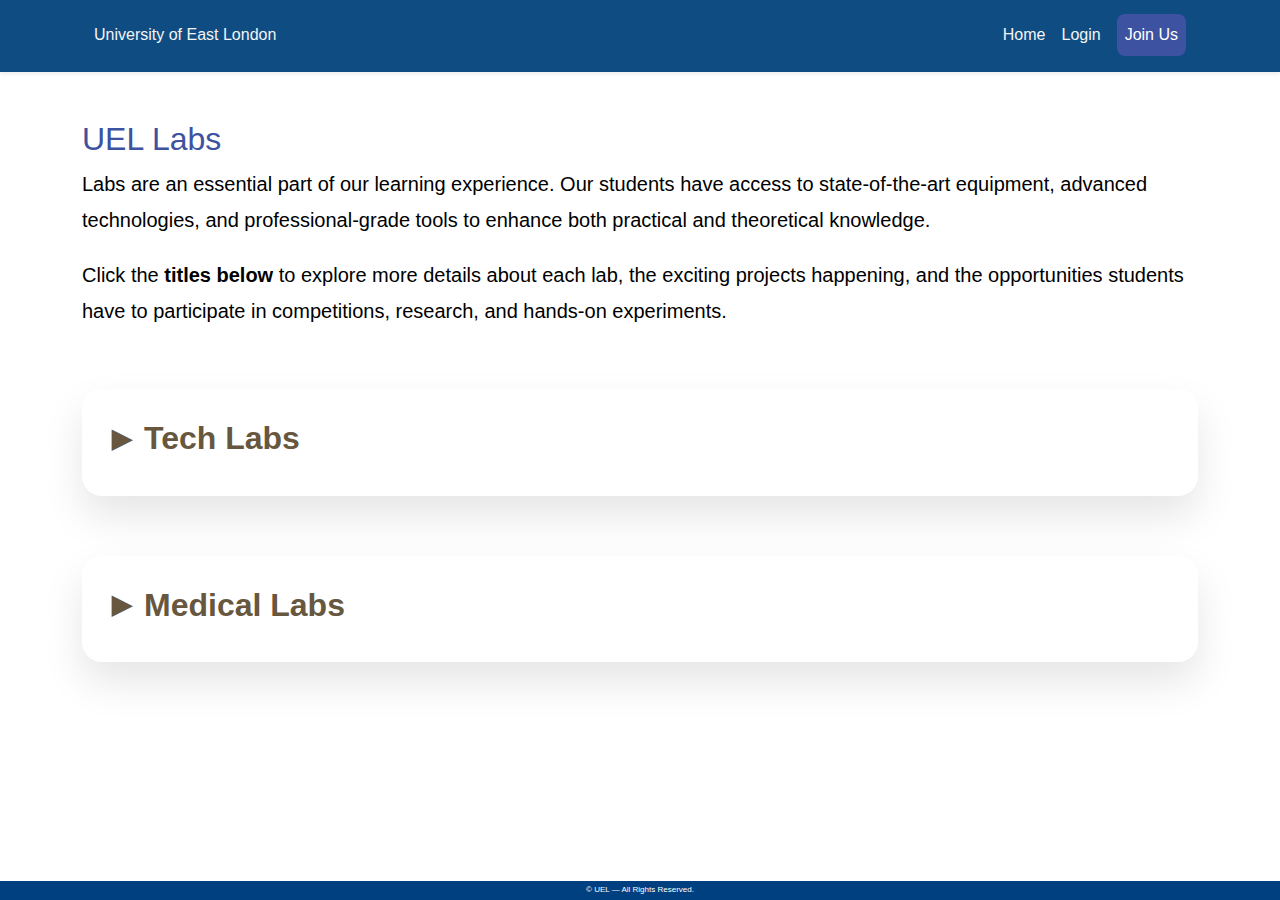
<file: prototype/lab.html>
<!DOCTYPE html>
<html lang="en">

<head>
    <meta charset="UTF-8">
    <meta name="viewport" content="width=device-width, initial-scale=1.0">
    <title>UEL Labs</title>
    <link rel="stylesheet" href="https://cdn.jsdelivr.net/npm/bootstrap@5.3.2/dist/css/bootstrap.min.css">
    <link rel="stylesheet" href="css/styles.css">
    <link rel="stylesheet" href="css/layout.css">
</head>

<body>

    <!-- Navbar -->
    <header>
        <nav class="navbar navbar-expand-sm navbar-dark shadow-sm py-3" style="background: var(--blue-dark);">
            <div class="container px-3 px-md-4">
                <a class="brand-title" href="/prototype/index.html">University of East London</a>

                <!-- Toggler for mobile -->
                <button class="navbar-toggler" type="button" data-bs-toggle="collapse" data-bs-target="#uelNavbar"
                    aria-controls="uelNavbar" aria-expanded="false" aria-label="Toggle navigation">
                    <span class="navbar-toggler-icon"></span>
                </button>

                <div class="collapse navbar-collapse" id="uelNavbar">
                    <ul class="navbar-nav ms-auto mb-2 mb-lg-0">
                        <li class="nav-item">
                            <a class="nav-link fw-normal" href="index.html">Home</a>
                        </li>
                        <li class="nav-item">
                            <a class="nav-link fw-normal" href="php/login.php">Login</a>
                        </li>
                        <li class="nav-item">
                            <a class="nav-link btn accent-btn text-white fw-normal ms-2" href="php/register.php">Join
                                Us</a>
                        </li>
                    </ul>
                </div>

            </div>
        </nav>
    </header>

    <!-- Intro -->
    <section class="container mt-5 intro-text">
        <h2>UEL Labs</h2>
        <p style="color: black;">Labs are an essential part of our learning experience. Our students have access to
            state-of-the-art equipment, advanced technologies, and professional-grade tools to enhance both practical
            and theoretical knowledge.</p>
        <p style="color: black;">Click the <b style="color: black;">titles below</b> to explore more details about each
            lab, the exciting projects happening, and the opportunities students have to participate in competitions,
            research, and hands-on experiments.</p>
    </section>

    <!-- Tech Labs -->
    <section class="container">
        <div class="click-box">
            <h2 class="click-title" onclick="toggleContent('tech-labs','arrow-tech')">
                <span id="arrow-tech" class="arrow">▶</span> Tech Labs
            </h2>
            <div id="tech-labs" class="hidden-content">
                <table class="labs-table">
                    <tbody>
                        <tr>
                            <td>
                                <h3>Computer Lab</h3>
                                <p>Equipped with high-performance PCs, software development tools,
                                    and coding environments for students to experiment and learn programming and
                                    cybersecurity techniques.</p>
                                <p><i>Students can also participate in hackathons and coding
                                        competitions here, enhancing both practical skills and teamwork.</i></p>
                            </td>
                            <td style="text-align: center;"><img src="pictures/computer_lab.jpg" alt="Computer Lab">
                            </td>
                        </tr>
                        <tr>
                            <td style="text-align: center;"><img src="pictures/ai_lab.jpg" alt="Research & AI Lab"></td>
                            <td>
                                <h3>Research & AI Lab</h3>
                                <p>Designed for innovation, this lab provides AI platforms,
                                    robotics kits, and molecular modeling tools for cutting-edge research projects
                                    across multiple disciplines.</p>
                                <p><i>It also hosts workshops on AI ethics, machine learning, and data
                                        analytics, giving students a competitive edge.</i></p>
                            </td>
                        </tr>
                    </tbody>
                </table>
            </div>
        </div>

        <!-- Medical Labs -->
        <div class="click-box mt-4">
            <h2 class="click-title" onclick="toggleContent('medical-labs', 'arrow-med')">
                <span id="arrow-med" class="arrow">▶</span> Medical Labs
            </h2>
            <div id="medical-labs" class="hidden-content">
                <table class="labs-table">
                    <tbody>
                        <tr>
                            <td>
                                <h3>Medical Simulation Lab</h3>
                                <p>Offers a realistic environment for medical training, including
                                    diagnostic tools, patient simulators, and medical imaging equipment to practice
                                    procedures safely.</p>
                                <p><i>Students can practice emergency response scenarios and improve
                                        their clinical decision-making skills under supervision.</i></p>
                            </td>
                            <td style="text-align: center;"><img src="pictures/medical_labs.jpg" alt="Medical Lab"></td>
                        </tr>
                        <tr>
                            <td style="text-align: center;"><img src="pictures/diagnostic_lab.jpg" alt="Clinical Lab">
                            </td>
                            <td>
                                <h3>Clinical & Diagnostic Lab</h3>
                                <p>Equipped for blood analysis, pathology testing, and
                                    microbiology studies, enabling students to gain hands-on experience with modern
                                    laboratory techniques.</p>
                                <p><i>It also supports student research projects and case studies,
                                        fostering a deeper understanding of medical diagnostics.</i></p>
                            </td>
                        </tr>
                    </tbody>
                </table>
            </div>
        </div>
    </section>

    <!-- Footer -->
    <footer>
        &copy; UEL — All Rights Reserved.
    </footer>

    <script src="js/main.js"></script>
    <script src="https://cdn.jsdelivr.net/npm/bootstrap@5.3.2/dist/js/bootstrap.bundle.min.js"></script>
</body>

</html>
</file>
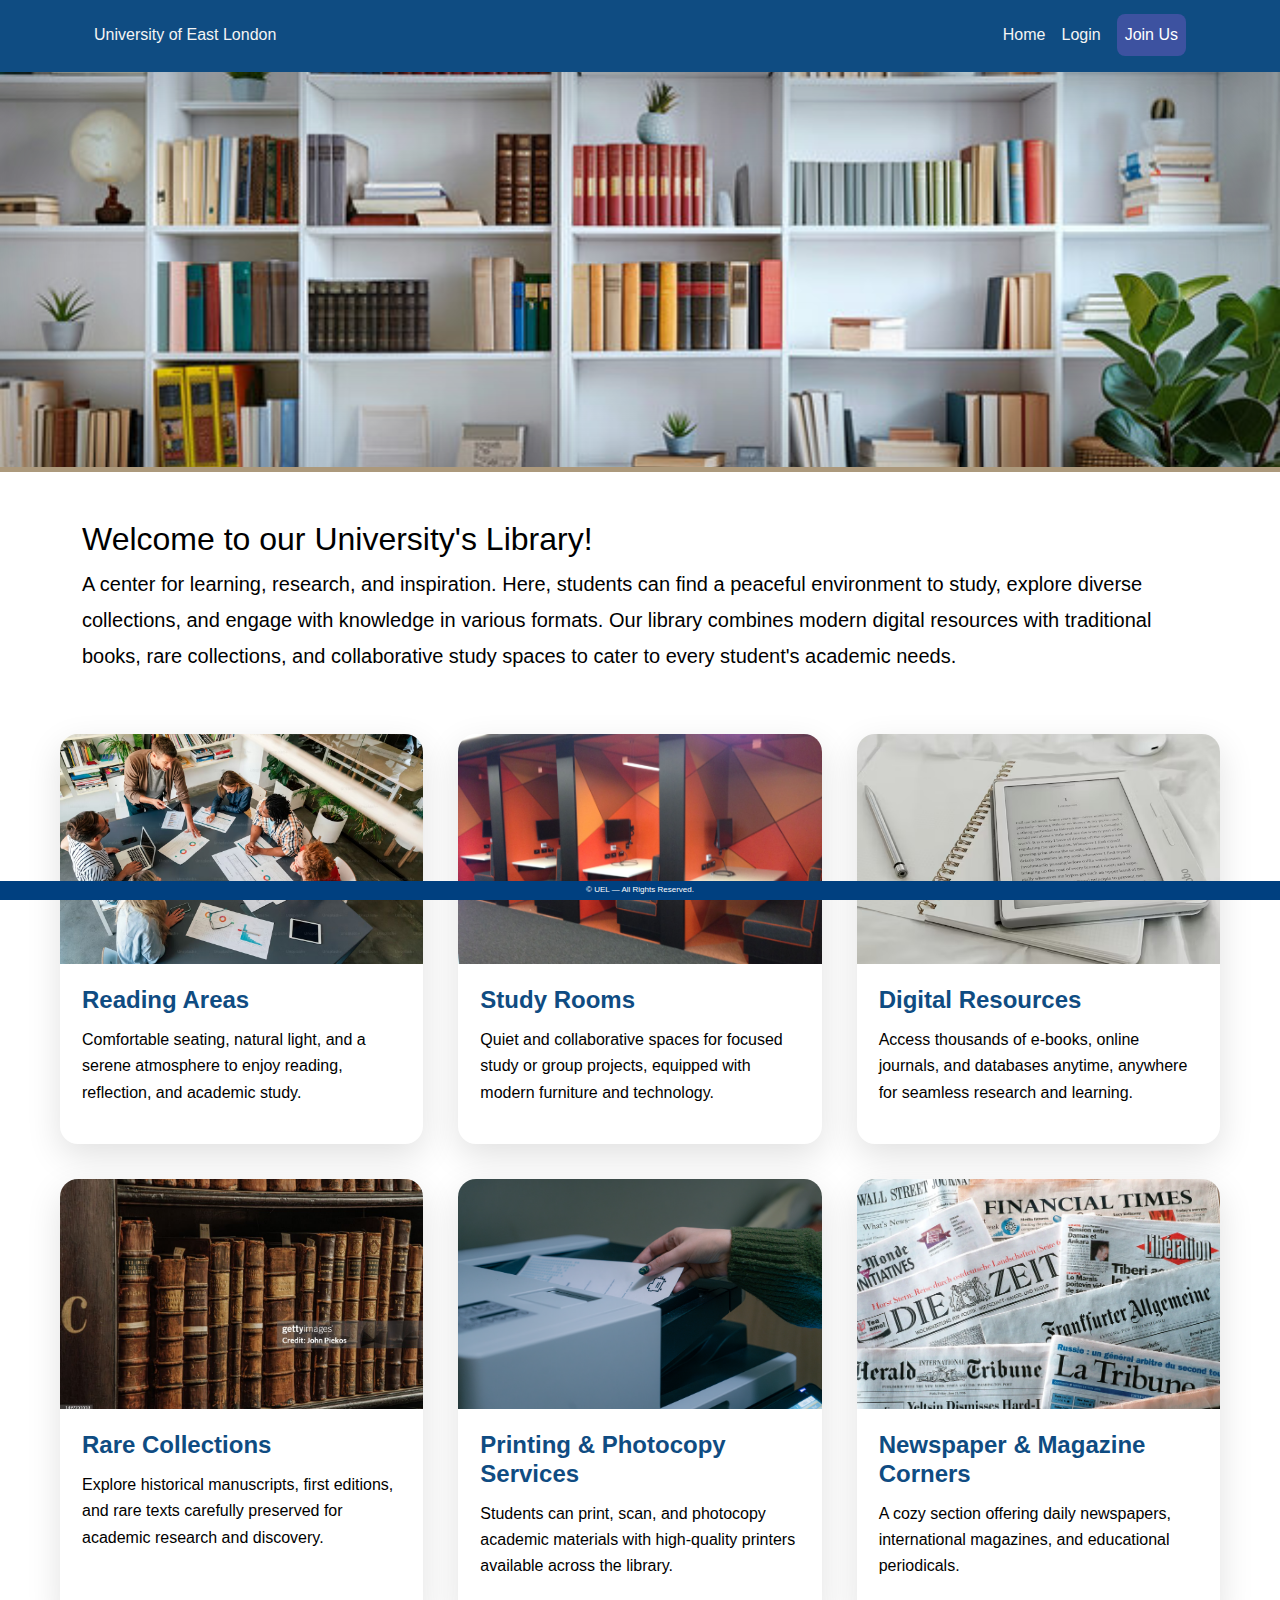
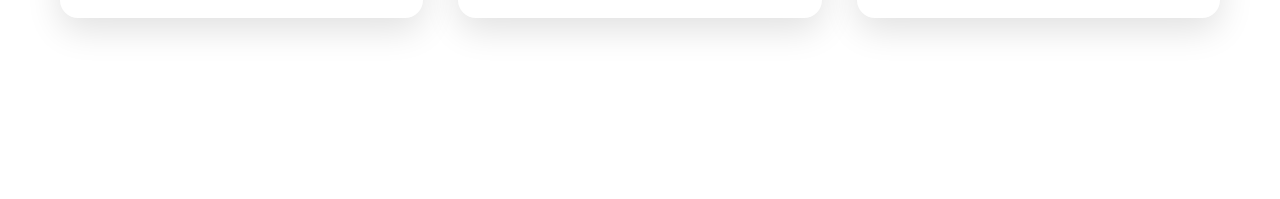
<file: prototype/library.html>
<!DOCTYPE html>

<html lang="en">

<head>
    <meta charset="UTF-8">
    <meta name="viewport" content="width=device-width, initial-scale=1.0">
    <title>UEL Library</title>
    <link rel="stylesheet" href="https://cdn.jsdelivr.net/npm/bootstrap@5.3.2/dist/css/bootstrap.min.css">
    <link rel="stylesheet" href="css/styles.css">
    <link rel="stylesheet" href="css/layout.css">
</head>

<body>

    <!-- Navbar -->
    <header>
        <nav class="navbar navbar-expand-sm navbar-dark shadow-sm py-3" style="background: var(--blue-dark);">
            <div class="container px-3 px-md-4">
                <a class="brand-title" href="/prototype/index.html">University of East London</a>

                <!-- Toggler for mobile -->
                <button class="navbar-toggler" type="button" data-bs-toggle="collapse" data-bs-target="#uelNavbar"
                    aria-controls="uelNavbar" aria-expanded="false" aria-label="Toggle navigation">
                    <span class="navbar-toggler-icon"></span>
                </button>

                <div class="collapse navbar-collapse" id="uelNavbar">
                    <ul class="navbar-nav ms-auto mb-2 mb-lg-0">

                        <li class="nav-item">
                            <a class="nav-link fw-normal" href="index.html">Home</a>
                        </li>
                        <li class="nav-item">
                            <a class="nav-link fw-normal" href="php/login.php">Login</a>
                        </li>
                        <li class="nav-item">
                            <a class="nav-link btn accent-btn text-white fw-normal ms-2" href="php/register.php">Join
                                Us</a>
                        </li>
                    </ul>
                </div>

            </div>
        </nav>
    </header>

    <!-- Hero Section -->
    <section class="hero"
        style="background-image: url('pictures/library_5.jpg'); background-size: cover; background-position: center; height: 400px; display: flex; align-items: center; justify-content: center; color: #fff;">
        <h1 style="font-size: 3rem; text-shadow: 2px 2px 5px rgb(0, 0, 0); color:  #ffffff;;">Explore Our Library</h1>
    </section>

    <!-- Intro -->
    <section class="container mt-5 intro-text" style="color: black;">
        <h2>Welcome to our University's Library!</h2>
        <p>A center for learning, research, and inspiration. Here, students can find
            a peaceful environment to study, explore diverse collections, and engage with knowledge in various formats.
            Our library combines modern digital resources with traditional books, rare collections, and collaborative
            study spaces to cater to every student's academic needs.</p>
    </section>

    <!-- Reading Areas-->
    <section class="library-section">
        <div class="library-card">
            <img src="pictures/reading_area.jpg" alt="Reading Areas">
            <div class="card-body">
                <h3>Reading Areas</h3>
                <p>Comfortable seating, natural light, and a serene atmosphere to enjoy reading, reflection, and
                    academic study.</p>
            </div>
        </div>

        <!-- Study Rooms -->
        <div class="library-card">
            <img src="pictures/study_room.jpg" alt="Study Rooms">
            <div class="card-body">
                <h3>Study Rooms</h3>
                <p>Quiet and collaborative spaces for focused study or group projects, equipped with modern furniture
                    and technology.</p>
            </div>
        </div>

        <!-- Digital Resources -->
        <div class="library-card">
            <img src="pictures/ebooks.jpg" alt="Digital Resources">
            <div class="card-body">
                <h3>Digital Resources</h3>
                <p>Access thousands of e-books, online journals, and databases anytime, anywhere for seamless research
                    and learning.</p>
            </div>
        </div>

        <!-- Rare Collections -->
        <div class="library-card">
            <img src="pictures/book_4.jpg" alt="Rare Collections">
            <div class="card-body">
                <h3>Rare Collections</h3>
                <p>Explore historical manuscripts, first editions, and rare texts carefully preserved for academic
                    research and discovery.</p>
            </div>
        </div>

        <!-- Printing -->
        <div class="library-card">
            <img src="pictures/printing.png" alt="Printing">
            <div class="card-body">
                <h3>Printing & Photocopy Services</h3>
                <p>Students can print, scan, and photocopy academic materials with high-quality printers available
                    across the library.</p>
            </div>
        </div>

        <!-- Newspaper -->
        <div class="library-card">
            <img src="pictures/newspaper.jpg" alt="Newspaper">
            <div class="card-body">
                <h3>Newspaper & Magazine Corners</h3>
                <p>A cozy section offering daily newspapers, international magazines, and educational periodicals.</p>
            </div>
        </div>

    </section>

    <!-- Footer -->
    <footer>
        &copy; UEL — All Rights Reserved.
    </footer>

    <script src="https://cdn.jsdelivr.net/npm/bootstrap@5.3.2/dist/js/bootstrap.bundle.min.js"></script>
</body>

</html>
</file>
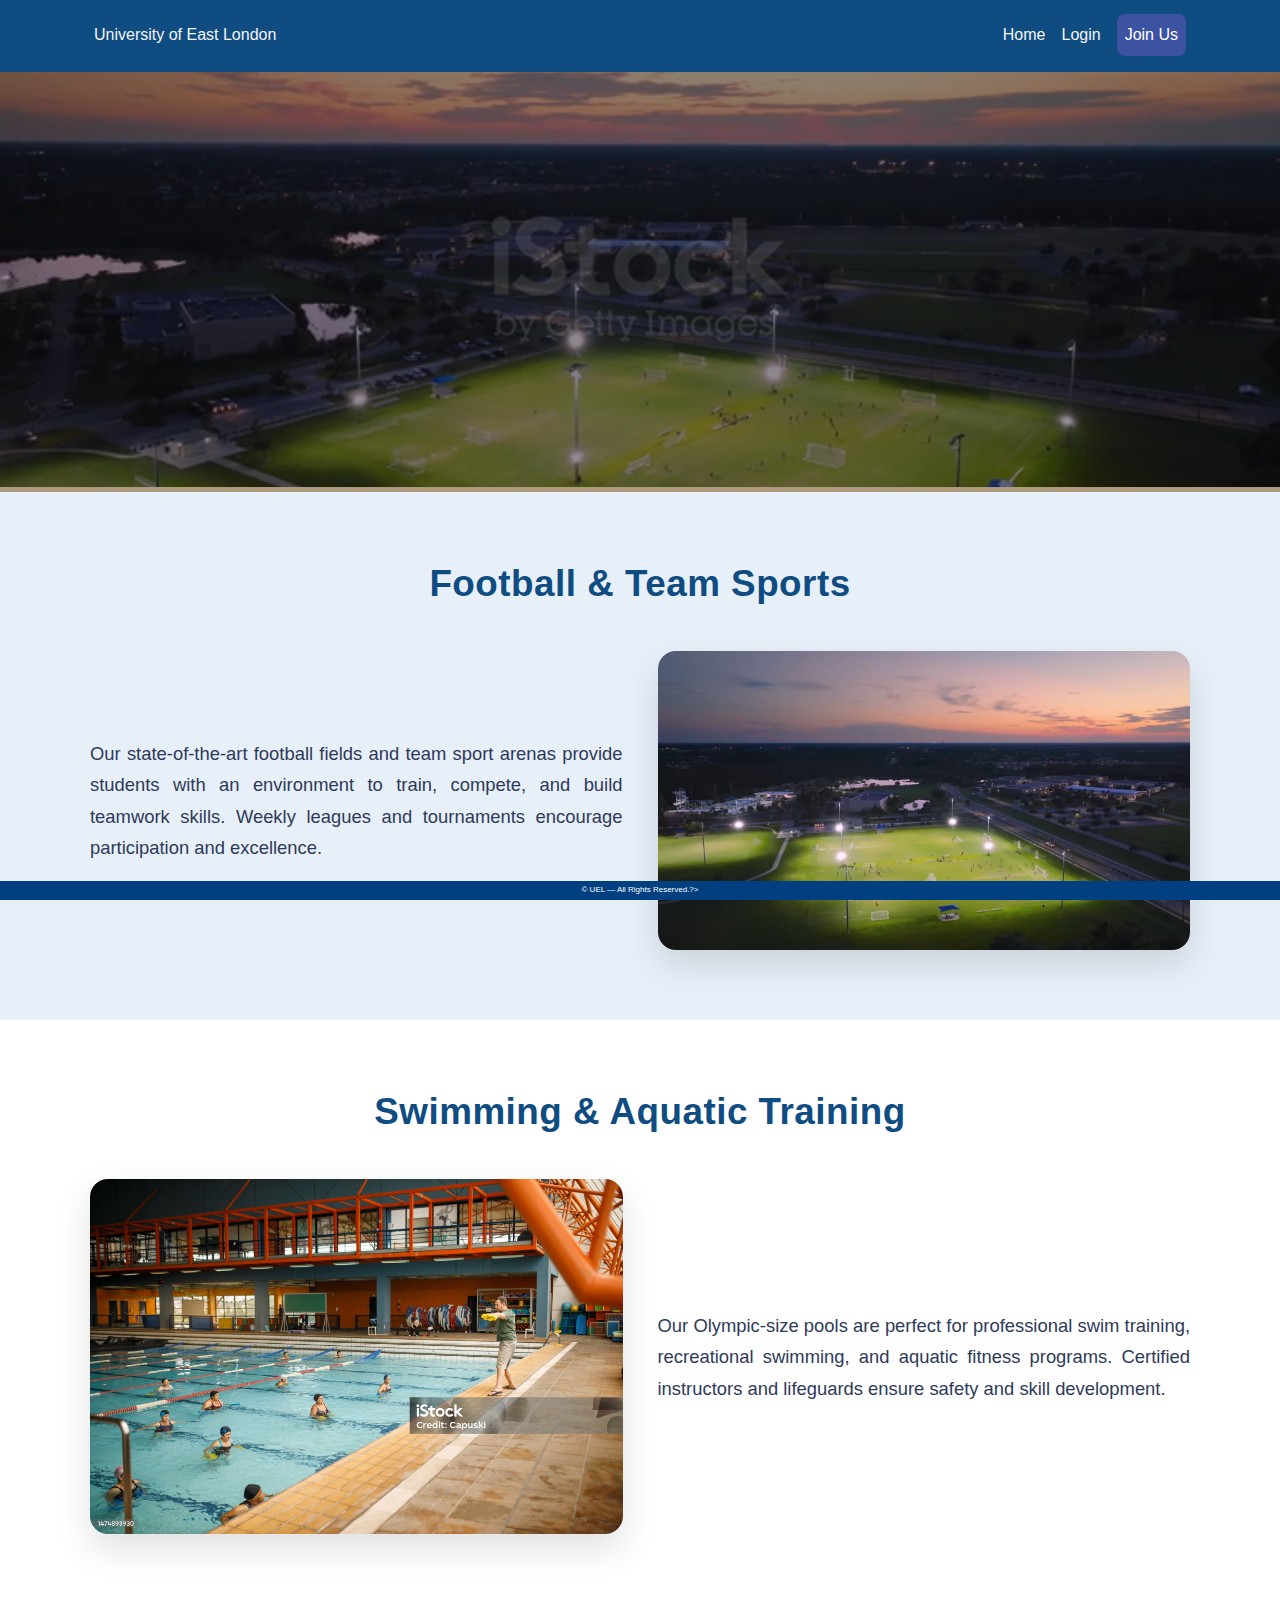
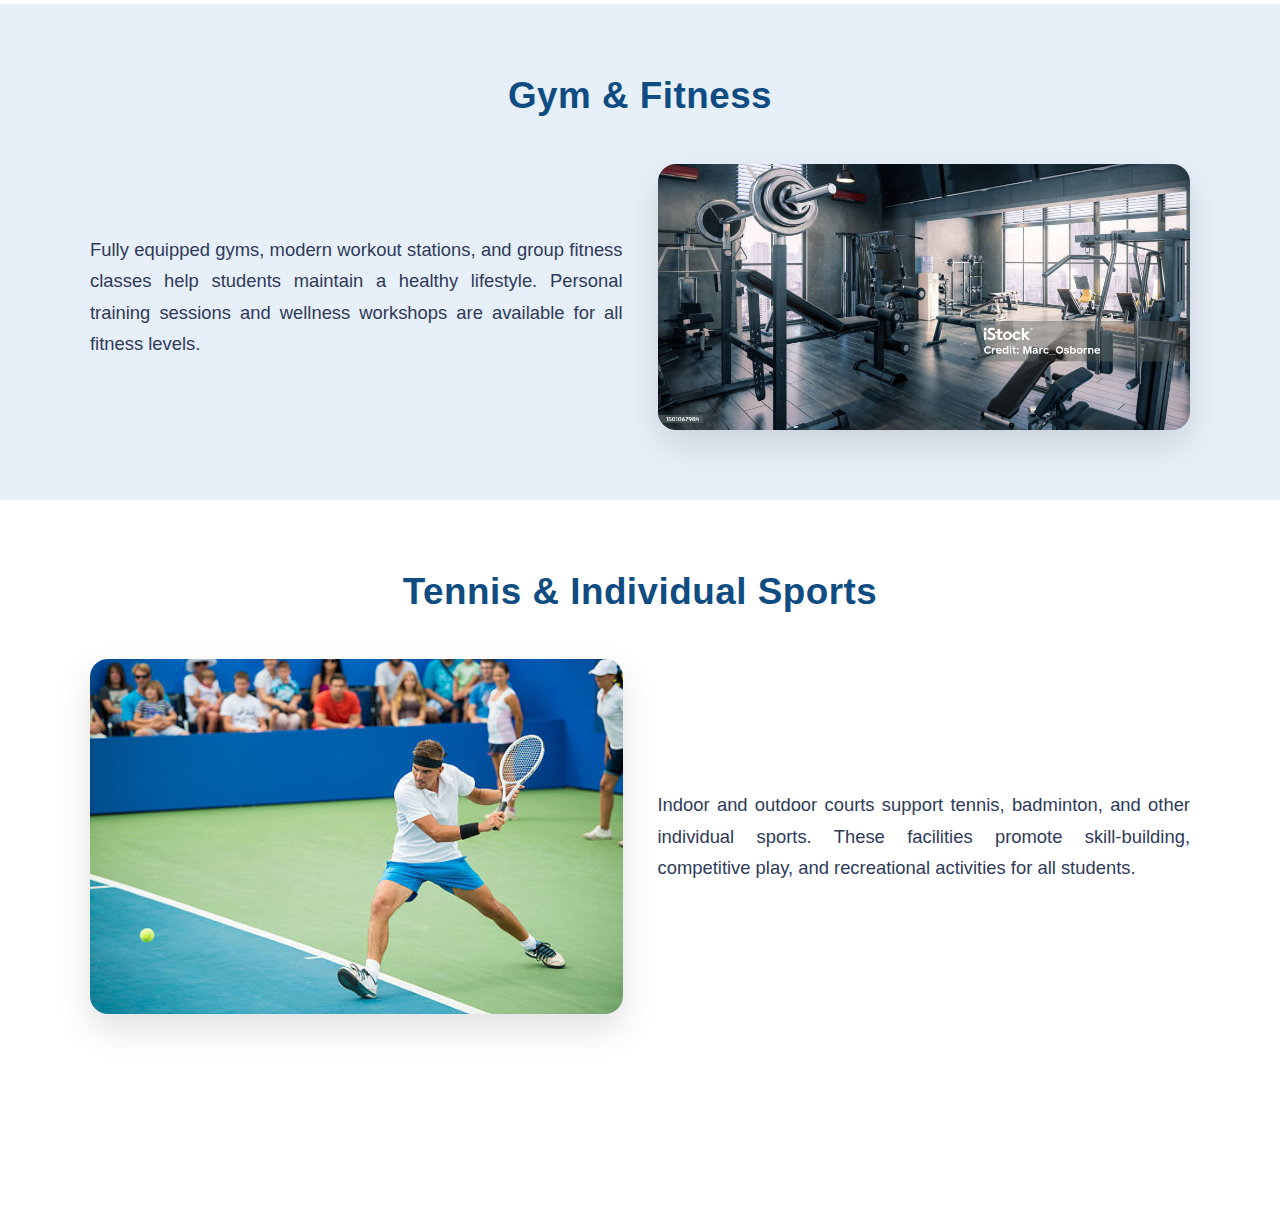
<file: prototype/sports.html>
<!DOCTYPE html>

<html lang="en">

<head>
    <meta charset="UTF-8">
    <meta name="viewport" content="width=device-width, initial-scale=1.0">
    <title>UEL Sports</title>
    <link rel="stylesheet" href="https://cdn.jsdelivr.net/npm/bootstrap@5.3.2/dist/css/bootstrap.min.css">
    <link rel="stylesheet" href="css/styles.css">
    <link rel="stylesheet" href="css/layout.css">
</head>

<body>

    <!-- Navbar -->
    <header>
        <nav class="navbar navbar-expand-sm navbar-dark shadow-sm py-3" style="background: var(--blue-dark);">
            <div class="container px-3 px-md-4">
                <a class="brand-title" href="/prototype/index.html">University of East London</a>

                <!-- Toggler for mobile -->
                <button class="navbar-toggler" type="button" data-bs-toggle="collapse" data-bs-target="#uelNavbar"
                    aria-controls="uelNavbar" aria-expanded="false" aria-label="Toggle navigation">
                    <span class="navbar-toggler-icon"></span>
                </button>

                <div class="collapse navbar-collapse" id="uelNavbar">
                    <ul class="navbar-nav ms-auto mb-2 mb-lg-0">

                        <li class="nav-item">
                            <a class="nav-link fw-normal" href="index.html">Home</a>
                        </li>
                        <li class="nav-item">
                            <a class="nav-link fw-normal" href="php/login.php">Login</a>
                        </li>
                        <li class="nav-item">
                            <a class="nav-link btn accent-btn text-white fw-normal ms-2" href="php/register.php">Join
                                Us</a>
                        </li>
                    </ul>
                </div>

            </div>
        </nav>
    </header>

    <!-- Hero Section -->
    <section class="hero">
        <video autoplay muted loop playsinline class="hero-video">
            <source src="pictures/football_playground.mp4" type="video/mp4">
        </video>
        <div class="hero-text">
            <h1>Explore Our Sports Hub</h1>
        </div>
    </section>

    <!-- Football -->
    <section class="section">
        <h2>Football & Team Sports</h2>
        <div class="section-content">
            <div class="text">
                Our state-of-the-art football fields and team sport arenas provide students with an environment to
                train, compete, and build teamwork skills. Weekly leagues and tournaments encourage participation and
                excellence.
            </div>
            <div class="image">
                <img src="pictures/football_playground.jpg" alt="Football Field">
            </div>
        </div>
    </section>

    <!-- Swimming -->
    <section class="section">
        <h2>Swimming & Aquatic Training</h2>
        <div class="section-content">
            <div class="image">
                <img src="pictures/swimming_pool.jpg" alt="Swimming Pool">
            </div>
            <div class="text">
                Our Olympic-size pools are perfect for professional swim training, recreational swimming, and aquatic
                fitness programs. Certified instructors and lifeguards ensure safety and skill development.
            </div>
        </div>
    </section>

    <!-- Gym -->
    <section class="section">
        <h2>Gym & Fitness</h2>
        <div class="section-content">
            <div class="text">
                Fully equipped gyms, modern workout stations, and group fitness classes help students maintain a healthy
                lifestyle. Personal training sessions and wellness workshops are available for all fitness levels.
            </div>
            <div class="image">
                <img src="pictures/gym.jpg" alt="Gym">
            </div>
        </div>
    </section>

    <!-- Tennis And Individual Sports -->
    <section class="section">
        <h2>Tennis & Individual Sports</h2>
        <div class="section-content">
            <div class="image">
                <img src="pictures/tennis.jpg" alt="Tennis Court">
            </div>
            <div class="text">
                Indoor and outdoor courts support tennis, badminton, and other individual sports. These facilities
                promote skill-building, competitive play, and recreational activities for all students.
            </div>
        </div>
    </section>

    <!-- Footer -->
    <footer>
        &copy; UEL — All Rights Reserved.?>
    </footer>

    <script src="https://cdn.jsdelivr.net/npm/bootstrap@5.3.2/dist/js/bootstrap.bundle.min.js"></script>
</body>

</html>
</file>
<file: prototype/css/styles.css>
:root {
    --blue-dark: #0F4C82;
    --beige: #C6B69E;
    --purple-dark: #3D52A0;
    --blue-soft: #7091E6;
    --blue-grey: #8697C4;
    --blue-light: #ADBBDA;
    --offwhite: #EDE8F5;
}

* {
    margin: 0;
    padding: 0;
    box-sizing: border-box;
}

html,
body {
    font-family: "Inter", sans-serif;
    color: var(--purple-dark);
    line-height: 1.6;
    padding-bottom: 60px;
    margin: 0;
    margin-top: -1px;
}

.wrapper {
    width: 90%;
    max-width: 1150px;
    margin: auto;
}

.brand-title {
    color: #fff;
}

.main-nav a {
    color: var(--blue-light);
    text-decoration: none;
    font-size: 1rem;
}

.main-nav a:hover {
    color: white;
}

a {
    text-decoration: none;
    color: #f4f4f4 !important;
}

a:hover {
    color: #cad5ee !important;
}

.hero {
    text-align: center;
    padding: 100px 20px;
    color: white;
    background: linear-gradient(120deg, var(--blue-grey), var(--purple-dark)),
        url('../pictures/building.jpg');
    background-size: cover;
    background-blend-mode: multiply;
    box-shadow: inset 0 0 150px rgba(0, 0, 0, 0.4);
    border-bottom: 5px solid #ac997c;
    position: relative;
}

.hero-inner {
    display: flex;
    align-items: center;
    min-height: 350px;
    justify-content: center;
}

.hero h1 {
    font-size: 64px;
    font-weight: 700;
    letter-spacing: 2px;
    text-transform: uppercase;
    opacity: 0;
    animation: slideIn 1s forwards;
}

@keyframes slideIn {
    from {
        transform: translateY(-50px);
        opacity: 0;
    }

    to {
        transform: translateY(0);
        opacity: 1;
    }
}

.hero p {
    font-size: 24px;
    margin-bottom: 20px;
    opacity: 0;
    animation: fadeIn 1.5s forwards;
}

@keyframes fadeIn {
    from {
        opacity: 0;
    }

    to {
        opacity: 1;
    }
}

.accent-btn {
    background: var(--purple-dark);
    color: white;
    padding: 0.55rem 1rem;
    border-radius: 8px;
    font-weight: 600;
}

.accent-btn.big {
    padding: 0.8rem 1.4rem;
    font-size: 1rem;
}

.hero .accent-btn.big {
    background-color: #67573f;
    border-color: #67573f;
}

.hero .accent-btn.big:hover {
    background-color: #67573f;
    border-color: #67573f;
}

.feature-card p a.feature-link {
    display: inline-block;
    background-color: #67573f;
    color: white !important;
    font-weight: 600;
    text-decoration: none;
    padding: 6px 14px;
    border-radius: 100px;
    transition: all 0.3s ease;
    box-shadow: 0 4px 6px rgba(0, 0, 0, 0.1);
    font-size: 0.95rem;
}

.feature-card p a.feature-link:hover {
    background-color: #7a6a50;
    transform: translateY(-2px);
    box-shadow: 0 6px 10px rgba(0, 0, 0, 0.15);
    color: white !important;
}

.feature-card {
    background: #ffffff;
    cursor: pointer;
    padding: 1.5rem;
    border-radius: 12px;
    transition: transform 0.4s, box-shadow 0.4s;
    box-shadow: 0 6px 16px rgba(0, 0, 0, 0.08);
}

.feature-card:hover {
    transform: translateY(-10px);
    box-shadow: 0 20px 40px rgba(0, 0, 0, 0.15);
}

.feature-card p {
    color: black !important;
}

.info-section,
.map-section {
    padding: 3.5rem 0;
}

.info-section h2,
.map-section h2 {
    font-size: 1.8rem;
    color: #000;
}

.map-section .section-desc {
    color: black !important;
    font-size: 1rem;
}

#mapCanvas {
    width: 100%;
    height: 380px;
    border-radius: 12px;
    border: 2px solid var(--blue-light);
    box-shadow: 0 6px 16px rgba(0, 0, 0, 0.08);
}

footer {
    background: #004080;
    color: white;
    text-align: center;
    padding: 3px 0;
    position: fixed;
    width: 100%;
    left: 0;
    bottom: 0;
    font-size: 8px;
    z-index: 9999;
}

footer p {
    margin-top: 10px;
}

@media (max-width: 1180px) {
    .content .card {
        width: 60%;
    }
}

@media (max-width: 1024px) {
    .content {
        flex-wrap: wrap;
        justify-content: center;
    }

    .content .card {
        width: 45%;
        margin-bottom: 20px;
    }
}

@media (max-width: 768px) {
    .hero h1 {
        font-size: 32px;
        margin-top: 100px;
    }

    .hero p {
        font-size: 18px;
    }

    .content .card {
        width: 80%;
    }

    .container img.position-absolute {
        width: 200px;
        height: auto;
        bottom: 10px;
        right: 10px;
    }
}

@media (max-width: 640px) {
    .hero {
        padding-top: 3rem;
    }

    .hero h1 {
        font-size: 1.8rem;
    }

    .nav {
        flex-direction: column;
        align-items: flex-start;
        gap: 0.5rem;
    }

    nav a {
        margin-left: 0;
        margin-right: 0.75rem;
    }
}

@media (max-width: 480px) {
    .hero {
        padding: 60px 10px;
    }

    .hero h1 {
        font-size: 32px;
        margin-top: 200px;
    }

    .hero p {
        font-size: 1em;
    }

    .content .card {
        width: 90%;
        padding: 20px;
    }

    .content .card .btn {
        padding: 10px 20px;
        font-size: 16px;
    }
}

@media (max-width: 375px) {
    .map-section .wrapper {
        margin-top: 2rem;
        padding: 0 0.5rem;
    }

    .brand-title {
        font-size: 1.2rem;
        font-weight: 700;
        margin-bottom: 0.3rem;
    }

    .main-nav {
        display: flex;
        flex-direction: column;
        width: 100%;
        gap: 0.5rem;
        background-color: var(--blue-dark);
        padding: 0.5rem;
        border-radius: 8px;
        box-shadow: 0 4px 8px rgba(0, 0, 0, 0.1);
    }

    .main-nav a {
        font-size: 0.95rem;
        color: white !important;
        padding: 0.5rem 0.8rem;
        border-radius: 6px;
    }

    .main-nav a:hover {
        background-color: rgba(255, 255, 255, 0.15);
        color: var(--blue-light) !important;
        transform: translateX(3px);
    }
}
</file>
<file: prototype/css/layout.css>
/* lab.html */

.click-box {
    max-width: 1140px;
    margin: 60px auto;
    padding: 30px;
    background: white;
    border-radius: 20px;
    box-shadow: 0 20px 40px rgba(0, 0, 0, 0.1);
    animation: fadeInUp 1s ease;
}

.click-title {
    cursor: pointer;
    font-weight: 700;
    font-size: 2rem;
    display: flex;
    align-items: center;
    gap: 12px;
    transition: 0.3s;
    color: #67573f;
}

.click-title:hover {
    color: var(--blue-dark);
}

.arrow {
    font-size: 1.6rem;
    transition: transform 0.3s;
}

.rotated {
    transform: rotate(90deg);
}

.hidden-content {
    display: none;
    margin-top: 20px;
}

.intro-text p,
.labs-table td p {
    color: black;
}

.intro-text b {
    color: black;
}

table.labs-table {
    width: 100%;
    border-collapse: separate;
    border-spacing: 0 30px;
}

table.labs-table td {
    padding: 20px;
    vertical-align: top;
    background: #fdfdfd;
    border-radius: 15px;
}

table.labs-table img {
    width: 100%;
    max-width: 500px;
    border-radius: 15px;
    box-shadow: 0 15px 40px rgba(0, 0, 0, 0.2);
    transition: transform 0.3s;
}

table.labs-table img:hover {
    transform: scale(1.05);
}

h3 {
    color: var(--blue-dark);
    margin-bottom: 10px;
}

.intro-text p {
    font-size: 1.25rem;
    color: #615647ff;
    line-height: 1.8;
}

@keyframes fadeInUp {
    from {
        opacity: 0;
        transform: translateY(30px);
    }

    to {
        opacity: 1;
        transform: translateY(0);
    }
}


/* library.css */
.intro-text p {
    font-size: 1.25rem;
    color: #000;
    line-height: 1.8;
    margin-bottom: 1.2rem;
}

.library-section {
    max-width: 1200px;
    margin: 60px auto;
    padding: 0 20px;
    display: grid;
    grid-template-columns: repeat(auto-fit, minmax(300px, 1fr));
    gap: 35px;
}

.library-card {
    background: #ffffff;
    border-radius: 18px;
    overflow: hidden;
    box-shadow: 0 12px 35px rgba(0, 0, 0, 0.12);
    transition: 0.35s ease;
}

.library-card:hover {
    transform: translateY(-7px);
    box-shadow: 0 18px 55px rgba(0, 0, 0, 0.18);
}

.library-card img {
    width: 100%;
    height: 230px;
    object-fit: cover;
}

.library-card .card-body {
    padding: 22px;
}

.library-card h3 {
    font-size: 1.5rem;
    color: #0F4C82;
    font-weight: 700;
    margin-bottom: 12px;
}

.library-card p {
    color: #000;
    font-size: 1rem;
    line-height: 1.65;
}

@media (max-width: 768px) {
    .library-card img {
        height: 200px;
    }

    .library-card h3 {
        font-size: 1.3rem;
    }

    .intro-text p {
        font-size: 1.15rem;
    }
}

/* sports.css */
.hero {
    position: relative;
    height: 420px;
    overflow: hidden;
    display: flex;
    align-items: center;
    justify-content: center;
}

.hero-video {
    position: absolute;
    top: 0;
    left: 0;
    width: 100%;
    height: 100%;
    object-fit: cover;
    filter: brightness(0.55);
}

.hero-text {
    position: relative;
    z-index: 2;
    text-align: center;
    color: #ffffff;
}

.hero-text h1 {
    font-size: 3.2rem;
    font-weight: 700;
    text-shadow: 2px 2px 8px rgba(0, 0, 0, 0.75);
    letter-spacing: 1px;
}

.section {
    padding: 70px 20px;
    position: relative;
}

.section:nth-of-type(even) {
    background: #e7eff8;
}

.section h2 {
    text-align: center;
    margin-bottom: 45px;
    color: #0F4C82;
    font-size: 2.3rem;
    font-weight: 700;
    letter-spacing: 0.5px;
}

.section-content {
    max-width: 1100px;
    margin: auto;
    display: flex;
    flex-wrap: wrap;
    align-items: center;
    gap: 35px;
}

.section-content .text {
    flex: 1 1 420px;
    font-size: 1.15rem;
    color: #2e3a59;
    line-height: 1.7;
    text-align: justify;
}

.section-content .image {
    flex: 1 1 420px;
}

.section img {
    width: 100%;
    border-radius: 18px;
    box-shadow: 0 15px 35px rgba(0, 0, 0, 0.12);
    transition: transform 0.55s ease, box-shadow 0.55s ease;
}

.section img:hover {
    transform: translateY(-12px) scale(1.06);
    box-shadow: 0 20px 50px rgba(0, 0, 0, 0.18);
}

@media (max-width: 768px) {

    .hero {
        height: 320px;
    }

    .hero-text h1 {
        font-size: 2.2rem;
    }

    .section {
        padding: 50px 20px;
    }

    .section h2 {
        font-size: 1.9rem;
    }

    .section-content {
        gap: 25px;
    }

    .section-content .text {
        font-size: 1.05rem;
    }
}
</file>
